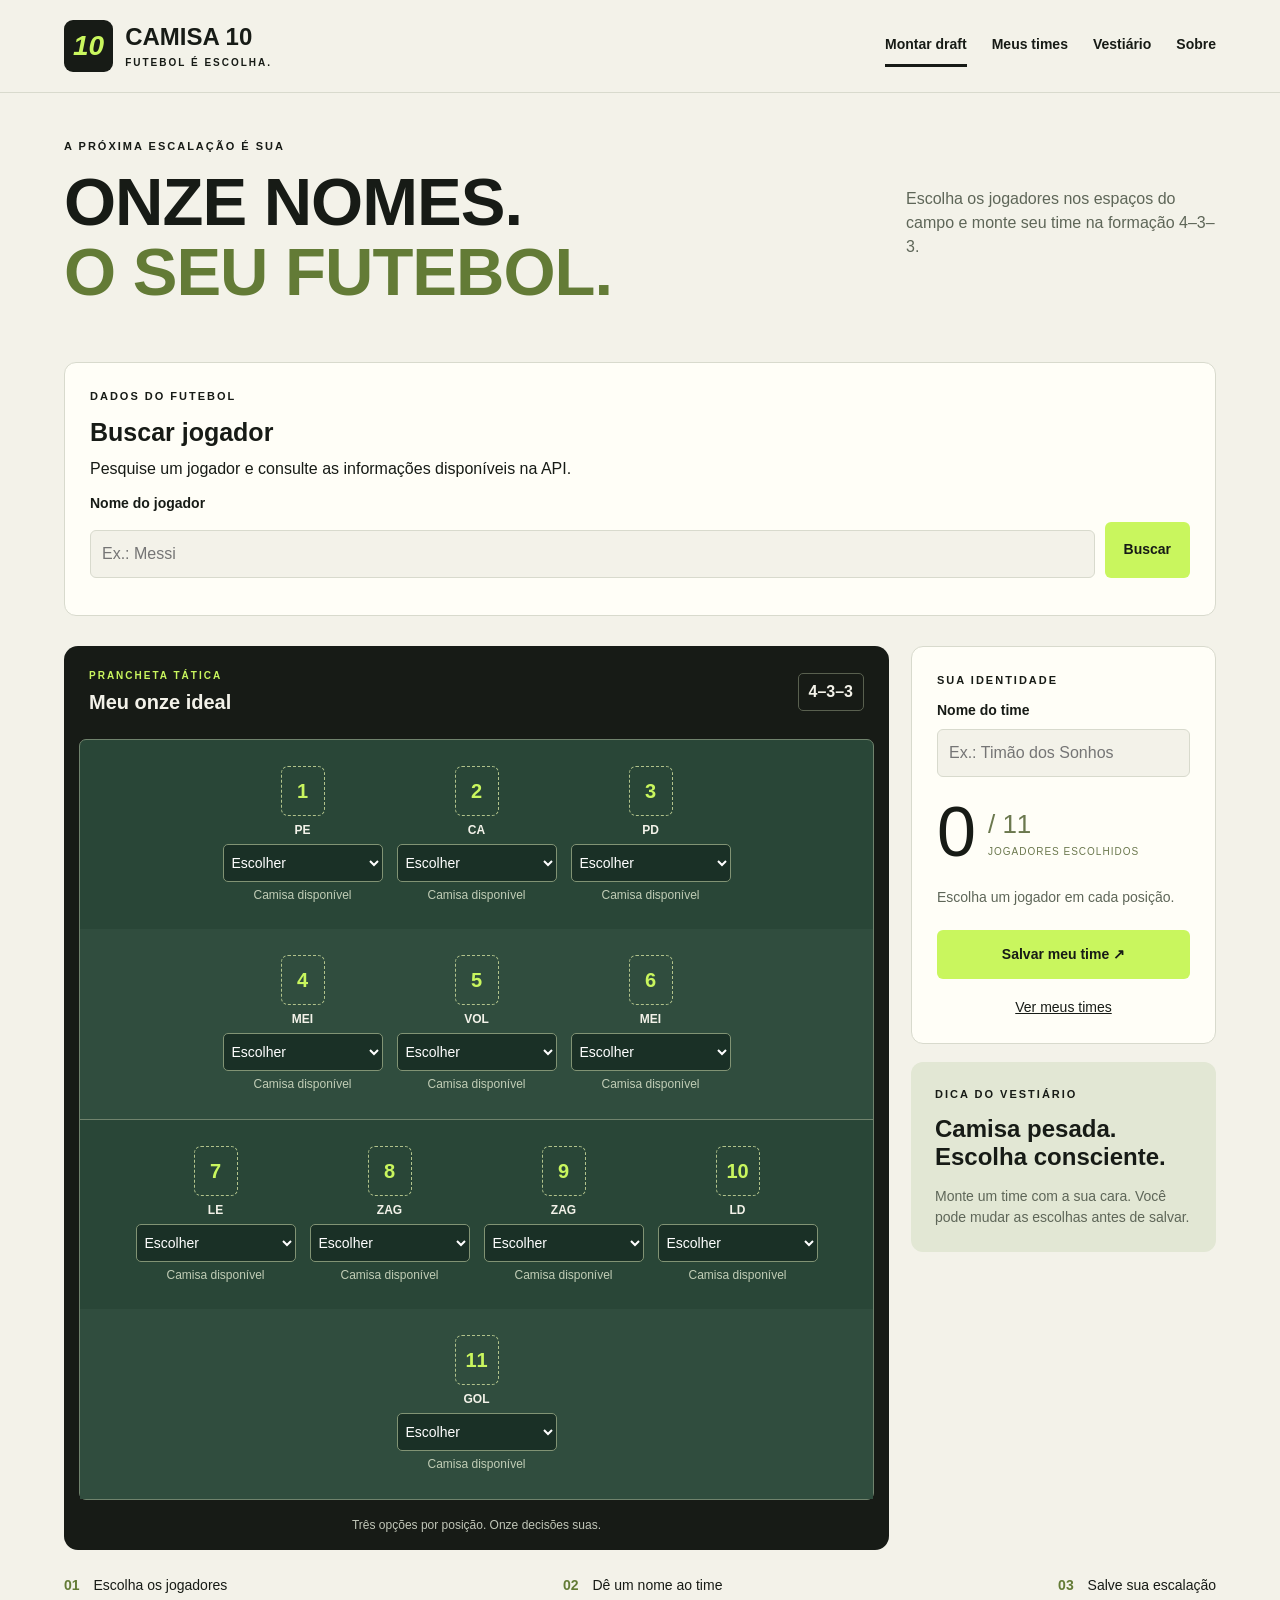
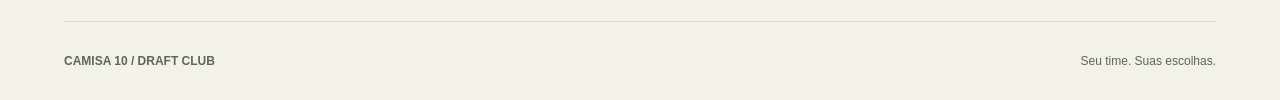
<file: index.html>
<!DOCTYPE html>
<html lang="pt-BR">
<head>
  <meta charset="UTF-8">
  <meta name="viewport" content="width=device-width, initial-scale=1.0">
  <title>Monte seu onze · Camisa 10</title>
  <link rel="stylesheet" href="css/style.css">
  <link rel="icon" href="img/icone.svg">
  <script src="js/script.js" defer></script>
</head>
<body>
<header class="cabecalho">
  <a class="marca" href="index.html"><span class="marca-numero">10</span><span>CAMISA 10<small>FUTEBOL É ESCOLHA.</small></span></a>
  <nav aria-label="Menu principal">
    <a class="atual" aria-current="page" href="index.html">Montar draft</a>
    <a href="php/listar.php">Meus times</a>
    <a href="pages/vestiario.html">Vestiário</a>
    <a href="pages/sobre.html">Sobre</a>
  </nav>
</header>
<main>
<section class="abertura">
  <div><p class="etiqueta">A PRÓXIMA ESCALAÇÃO É SUA</p><h1>Onze nomes.<br><em>O seu futebol.</em></h1></div>
  <p class="descricao">Escolha os jogadores nos espaços do campo e monte seu time na formação 4–3–3.</p>
</section>
<section class="busca-api cartao" aria-labelledby="titulo-busca">
  <p class="etiqueta">DADOS DO FUTEBOL</p>
  <h2 id="titulo-busca">Buscar jogador</h2>
  <p>Pesquise um jogador e consulte as informações disponíveis na API.</p>
  <form id="form-busca-jogador">
    <label for="nome-jogador-api">Nome do jogador</label>
    <div class="linha-busca"><input type="text" id="nome-jogador-api" placeholder="Ex.: Messi" required><button type="submit" class="botao principal">Buscar</button></div>
  </form>
  <p id="mensagem-api" class="aviso" role="status" aria-live="polite"></p>
  <div id="resultado-api" class="resultado-api"></div>
</section>
<form action="php/salvar.php" method="post" class="montagem">
  <section class="prancheta" aria-label="Campo e jogadores">
    <div class="topo-campo"><div><p class="etiqueta">PRANCHETA TÁTICA</p><h2 id="nome-no-campo">Meu onze ideal</h2></div><span class="esquema">4–3–3</span></div>
    <div class="campo">
      <div class="linha linha-0">
        <div class="posicao">
          <span class="numero">1</span>
          <label for="ponta_esquerda">PE</label>
          <select class="jogador" id="ponta_esquerda" name="ponta_esquerda" aria-label="Ponta esquerda" required>
            <option value="">Escolher</option>
            <option value="Vini Jr.">Vini Jr.</option>
            <option value="Neymar">Neymar</option>
            <option value="Rafael Leão">Rafael Leão</option>
          </select>
          <span class="nome-jogador">Camisa disponível</span>
        </div>
        <div class="posicao">
          <span class="numero">2</span>
          <label for="centroavante">CA</label>
          <select class="jogador" id="centroavante" name="centroavante" aria-label="Centroavante" required>
            <option value="">Escolher</option>
            <option value="Haaland">Haaland</option>
            <option value="Harry Kane">Harry Kane</option>
            <option value="Lautaro Martínez">Lautaro Martínez</option>
          </select>
          <span class="nome-jogador">Camisa disponível</span>
        </div>
        <div class="posicao">
          <span class="numero">3</span>
          <label for="ponta_direita">PD</label>
          <select class="jogador" id="ponta_direita" name="ponta_direita" aria-label="Ponta direita" required>
            <option value="">Escolher</option>
            <option value="Salah">Salah</option>
            <option value="Saka">Saka</option>
            <option value="Raphinha">Raphinha</option>
          </select>
          <span class="nome-jogador">Camisa disponível</span>
        </div>
      </div>
      <div class="linha linha-1">
        <div class="posicao">
          <span class="numero">4</span>
          <label for="meia_esquerda">MEI</label>
          <select class="jogador" id="meia_esquerda" name="meia_esquerda" aria-label="Meia pela esquerda" required>
            <option value="">Escolher</option>
            <option value="Bellingham">Bellingham</option>
            <option value="Pedri">Pedri</option>
            <option value="Musiala">Musiala</option>
          </select>
          <span class="nome-jogador">Camisa disponível</span>
        </div>
        <div class="posicao">
          <span class="numero">5</span>
          <label for="volante">VOL</label>
          <select class="jogador" id="volante" name="volante" aria-label="Volante" required>
            <option value="">Escolher</option>
            <option value="Rodri">Rodri</option>
            <option value="Casemiro">Casemiro</option>
            <option value="Declan Rice">Declan Rice</option>
          </select>
          <span class="nome-jogador">Camisa disponível</span>
        </div>
        <div class="posicao">
          <span class="numero">6</span>
          <label for="meia_direita">MEI</label>
          <select class="jogador" id="meia_direita" name="meia_direita" aria-label="Meia pela direita" required>
            <option value="">Escolher</option>
            <option value="De Bruyne">De Bruyne</option>
            <option value="Bruno Fernandes">Bruno Fernandes</option>
            <option value="Valverde">Valverde</option>
          </select>
          <span class="nome-jogador">Camisa disponível</span>
        </div>
      </div>
      <div class="linha linha-2">
        <div class="posicao">
          <span class="numero">7</span>
          <label for="lateral_esquerdo">LE</label>
          <select class="jogador" id="lateral_esquerdo" name="lateral_esquerdo" aria-label="Lateral esquerdo" required>
            <option value="">Escolher</option>
            <option value="Theo Hernández">Theo Hernández</option>
            <option value="Alphonso Davies">Alphonso Davies</option>
            <option value="Robertson">Robertson</option>
          </select>
          <span class="nome-jogador">Camisa disponível</span>
        </div>
        <div class="posicao">
          <span class="numero">8</span>
          <label for="zagueiro_esquerdo">ZAG</label>
          <select class="jogador" id="zagueiro_esquerdo" name="zagueiro_esquerdo" aria-label="Zagueiro pela esquerda" required>
            <option value="">Escolher</option>
            <option value="Van Dijk">Van Dijk</option>
            <option value="Gabriel Magalhães">Gabriel Magalhães</option>
            <option value="Bastoni">Bastoni</option>
          </select>
          <span class="nome-jogador">Camisa disponível</span>
        </div>
        <div class="posicao">
          <span class="numero">9</span>
          <label for="zagueiro_direito">ZAG</label>
          <select class="jogador" id="zagueiro_direito" name="zagueiro_direito" aria-label="Zagueiro pela direita" required>
            <option value="">Escolher</option>
            <option value="Marquinhos">Marquinhos</option>
            <option value="Rúben Dias">Rúben Dias</option>
            <option value="Saliba">Saliba</option>
          </select>
          <span class="nome-jogador">Camisa disponível</span>
        </div>
        <div class="posicao">
          <span class="numero">10</span>
          <label for="lateral_direito">LD</label>
          <select class="jogador" id="lateral_direito" name="lateral_direito" aria-label="Lateral direito" required>
            <option value="">Escolher</option>
            <option value="Hakimi">Hakimi</option>
            <option value="Carvajal">Carvajal</option>
            <option value="Alexander-Arnold">Alexander-Arnold</option>
          </select>
          <span class="nome-jogador">Camisa disponível</span>
        </div>
      </div>
      <div class="linha linha-3">
        <div class="posicao">
          <span class="numero">11</span>
          <label for="goleiro">GOL</label>
          <select class="jogador" id="goleiro" name="goleiro" aria-label="Goleiro" required>
            <option value="">Escolher</option>
            <option value="Alisson">Alisson</option>
            <option value="Ederson">Ederson</option>
            <option value="Courtois">Courtois</option>
          </select>
          <span class="nome-jogador">Camisa disponível</span>
        </div>
      </div>
    </div>
    <p class="base-campo">Três opções por posição. Onze decisões suas.</p>
  </section>
  <aside class="painel">
    <section class="cartao">
      <p class="etiqueta">SUA IDENTIDADE</p>
      <label for="nome">Nome do time</label>
      <input type="text" id="nome" name="nome" maxlength="60" placeholder="Ex.: Timão dos Sonhos" value="" required>
      <div class="placar"><span id="quantidade">0</span><span>/ 11<small>JOGADORES ESCOLHIDOS</small></span></div>
      <p class="aviso" id="situacao">Escolha um jogador em cada posição.</p>
      <button type="submit" class="botao principal">Salvar meu time ↗</button>
      <a class="link-painel" href="php/listar.php">Ver meus times</a>
    </section>
    <section class="dica"><p class="etiqueta">DICA DO VESTIÁRIO</p><h2>Camisa pesada.<br>Escolha consciente.</h2><p>Monte um time com a sua cara. Você pode mudar as escolhas antes de salvar.</p></section>
  </aside>
</form>
<section class="passos"><p><b>01</b> Escolha os jogadores</p><p><b>02</b> Dê um nome ao time</p><p><b>03</b> Salve sua escalação</p></section></main>
<footer><strong>CAMISA 10 / DRAFT CLUB</strong><span>Seu time. Suas escolhas.</span></footer>
</body>
</html>
</file>
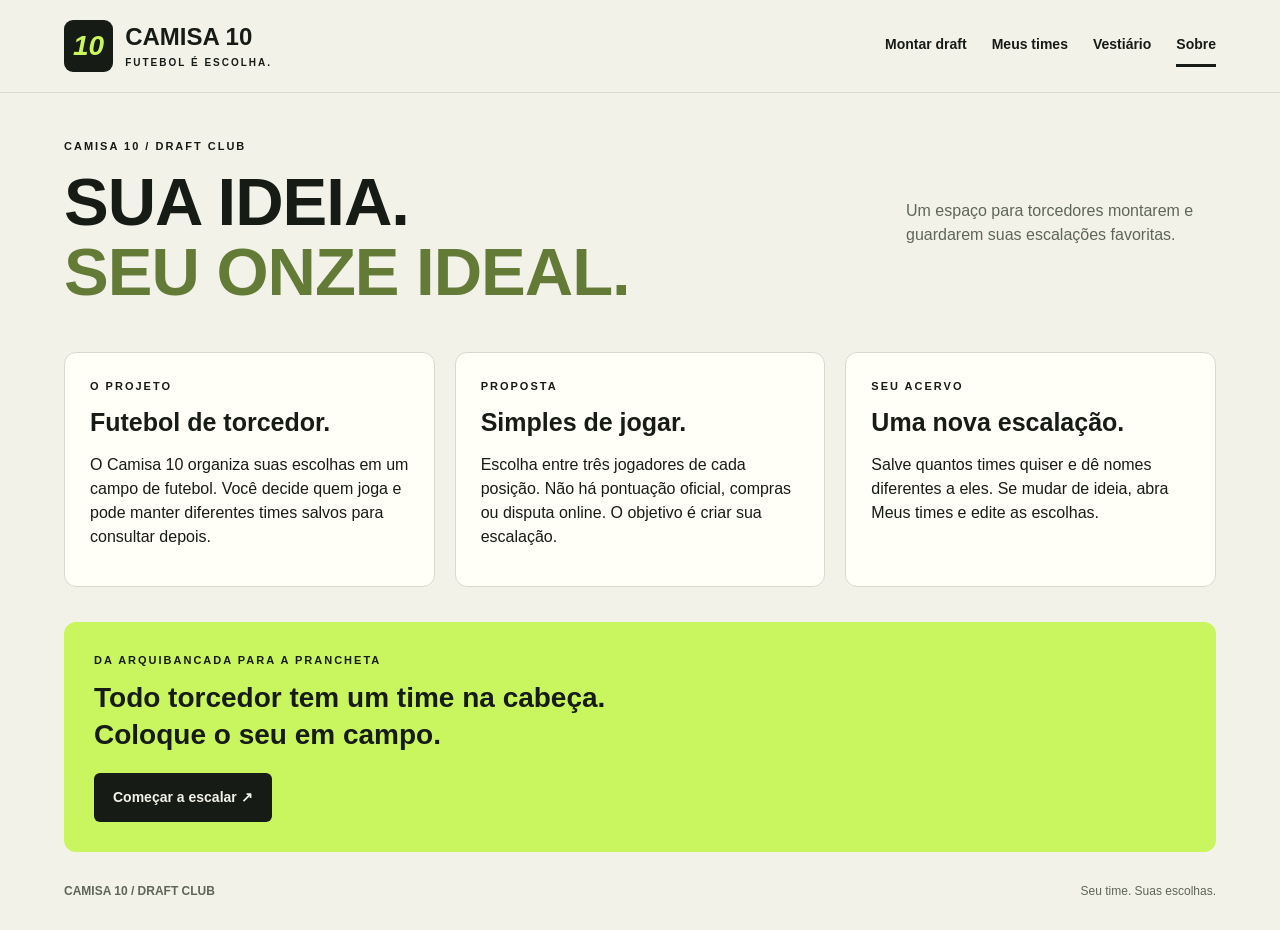
<file: pages/sobre.html>
<!DOCTYPE html>
<html lang="pt-BR">
<head>
  <meta charset="UTF-8">
  <meta name="viewport" content="width=device-width, initial-scale=1.0">
  <title>Sobre · Camisa 10</title>
  <link rel="stylesheet" href="../css/style.css">
  <link rel="icon" href="../img/icone.svg">
  <script src="../js/script.js" defer></script>
</head>
<body>
<header class="cabecalho">
  <a class="marca" href="../index.html"><span class="marca-numero">10</span><span>CAMISA 10<small>FUTEBOL É ESCOLHA.</small></span></a>
  <nav aria-label="Menu principal">
    <a href="../index.html">Montar draft</a>
    <a href="../php/listar.php">Meus times</a>
    <a href="../pages/vestiario.html">Vestiário</a>
    <a class="atual" aria-current="page" href="../pages/sobre.html">Sobre</a>
  </nav>
</header>
<main>
<section class="abertura">
  <div><p class="etiqueta">CAMISA 10 / DRAFT CLUB</p><h1>Sua ideia.<br><em>Seu onze ideal.</em></h1></div>
  <p class="descricao">Um espaço para torcedores montarem e guardarem suas escalações favoritas.</p>
</section>
<section class="cartoes">
<article class="cartao"><p class="etiqueta">O PROJETO</p><h2>Futebol de torcedor.</h2><p>O Camisa 10 organiza suas escolhas em um campo de futebol. Você decide quem joga e pode manter diferentes times salvos para consultar depois.</p></article>
<article class="cartao"><p class="etiqueta">PROPOSTA</p><h2>Simples de jogar.</h2><p>Escolha entre três jogadores de cada posição. Não há pontuação oficial, compras ou disputa online. O objetivo é criar sua escalação.</p></article>
<article class="cartao"><p class="etiqueta">SEU ACERVO</p><h2>Uma nova escalação.</h2><p>Salve quantos times quiser e dê nomes diferentes a eles. Se mudar de ideia, abra Meus times e edite as escolhas.</p></article>
</section><section class="faixa"><p class="etiqueta">DA ARQUIBANCADA PARA A PRANCHETA</p><h2>Todo torcedor tem um time na cabeça.<br>Coloque o seu em campo.</h2><a class="botao escuro" href="../index.html">Começar a escalar ↗</a></section>
</main>
<footer><strong>CAMISA 10 / DRAFT CLUB</strong><span>Seu time. Suas escolhas.</span></footer>
</body>
</html>
</file>
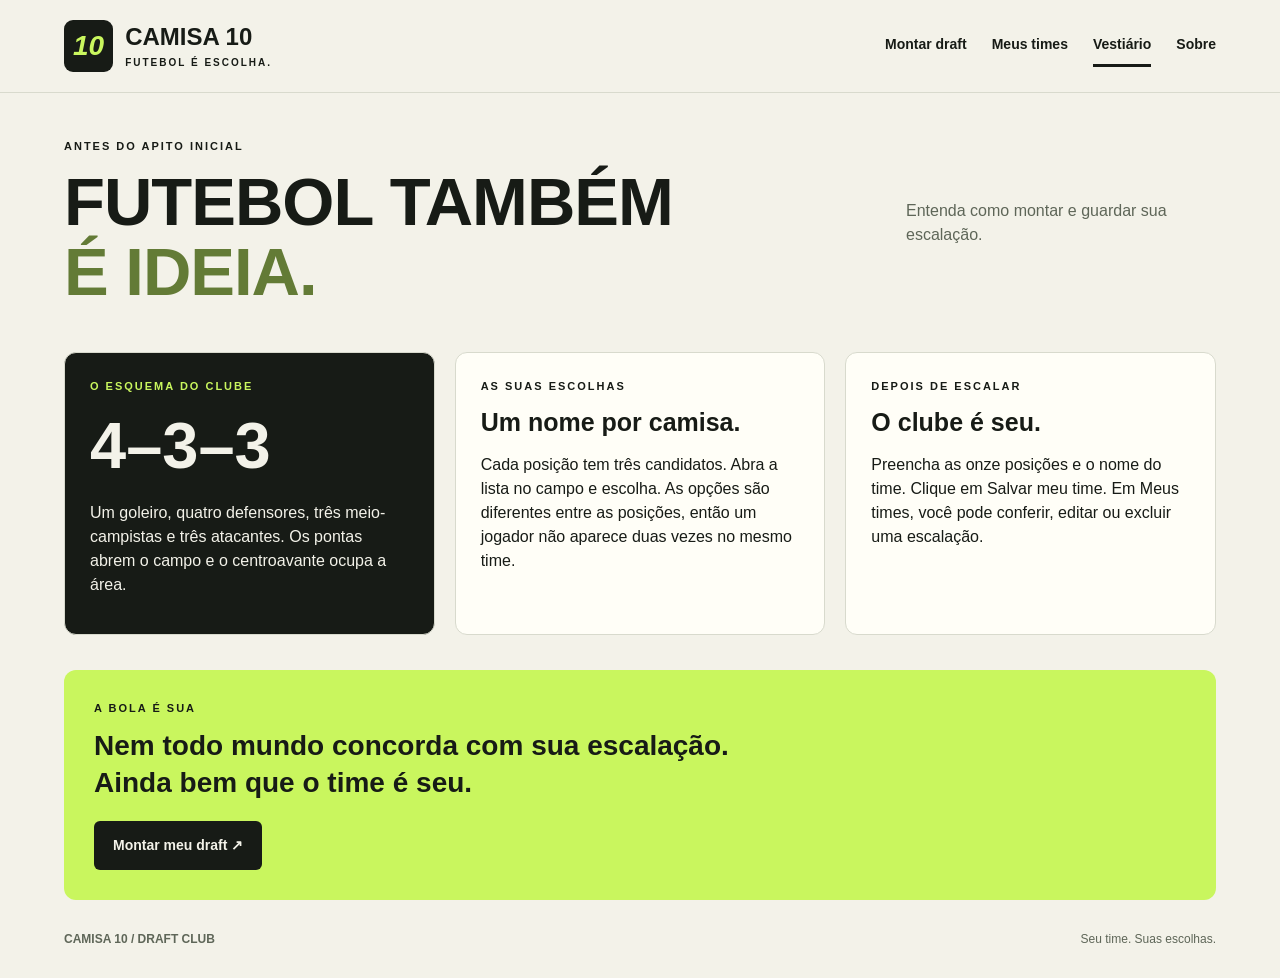
<file: pages/vestiario.html>
<!DOCTYPE html>
<html lang="pt-BR">
<head>
  <meta charset="UTF-8">
  <meta name="viewport" content="width=device-width, initial-scale=1.0">
  <title>Vestiário · Camisa 10</title>
  <link rel="stylesheet" href="../css/style.css">
  <link rel="icon" href="../img/icone.svg">
  <script src="../js/script.js" defer></script>
</head>
<body>
<header class="cabecalho">
  <a class="marca" href="../index.html"><span class="marca-numero">10</span><span>CAMISA 10<small>FUTEBOL É ESCOLHA.</small></span></a>
  <nav aria-label="Menu principal">
    <a href="../index.html">Montar draft</a>
    <a href="../php/listar.php">Meus times</a>
    <a class="atual" aria-current="page" href="../pages/vestiario.html">Vestiário</a>
    <a href="../pages/sobre.html">Sobre</a>
  </nav>
</header>
<main>
<section class="abertura">
  <div><p class="etiqueta">ANTES DO APITO INICIAL</p><h1>Futebol também<br><em>é ideia.</em></h1></div>
  <p class="descricao">Entenda como montar e guardar sua escalação.</p>
</section>
<section class="cartoes">
<article class="cartao escuro"><p class="etiqueta">O ESQUEMA DO CLUBE</p><h2 class="grande">4–3–3</h2><p>Um goleiro, quatro defensores, três meio-campistas e três atacantes. Os pontas abrem o campo e o centroavante ocupa a área.</p></article>
<article class="cartao"><p class="etiqueta">AS SUAS ESCOLHAS</p><h2>Um nome por camisa.</h2><p>Cada posição tem três candidatos. Abra a lista no campo e escolha. As opções são diferentes entre as posições, então um jogador não aparece duas vezes no mesmo time.</p></article>
<article class="cartao"><p class="etiqueta">DEPOIS DE ESCALAR</p><h2>O clube é seu.</h2><p>Preencha as onze posições e o nome do time. Clique em Salvar meu time. Em Meus times, você pode conferir, editar ou excluir uma escalação.</p></article>
</section>
<section class="faixa"><p class="etiqueta">A BOLA É SUA</p><h2>Nem todo mundo concorda com sua escalação.<br>Ainda bem que o time é seu.</h2><a class="botao escuro" href="../index.html">Montar meu draft ↗</a></section>
</main>
<footer><strong>CAMISA 10 / DRAFT CLUB</strong><span>Seu time. Suas escolhas.</span></footer>
</body>
</html>
</file>
<file: css/style.css>
/* Identidade visual. Variáveis, Flexbox e media queries: seção 3 da apostila. */
:root {
  --papel: #f3f2e9;
  --tinta: #171b16;
  --verde: #c9f65e;
  --gramado: #294637;
  --borda: #d8dacd;
  --cinza: #5e6658;
}
* { box-sizing: border-box; }
body {
  margin: 0;
  font-family: Arial, Helvetica, sans-serif;
  font-size: 16px;
  line-height: 1.5;
  color: var(--tinta);
  background-color: var(--papel);
}
a { color: inherit; text-decoration: none; }
button, input, select { font: inherit; }
button { cursor: pointer; }
a:focus-visible, button:focus-visible, input:focus-visible, select:focus-visible {
  outline: 3px solid #819b46;
  outline-offset: 3px;
}
h1, h2, p { margin: 0; }
.cabecalho {
  padding: 20px 5%;
  border-bottom: 1px solid var(--borda);
  display: flex;
  flex-direction: column;
  gap: 20px;
}
.marca { display: flex; align-items: center; gap: 12px; font-size: 24px; font-weight: bold; line-height: 1; }
.marca-numero { background-color: var(--tinta); color: var(--verde); padding: 12px 9px; border-radius: 9px; font-size: 28px; font-style: italic; }
.marca small { display: block; font-size: 10px; letter-spacing: 2px; margin-top: 9px; }
nav { display: flex; justify-content: space-between; flex-wrap: wrap; gap: 12px; }
nav a { font-size: 14px; font-weight: bold; padding: 9px 0; border-bottom: 3px solid transparent; }
nav a:hover, nav .atual { border-bottom-color: var(--tinta); }
main { max-width: 1450px; margin: auto; padding: 0 5%; }
.abertura { display: flex; flex-direction: column; gap: 20px; padding: 35px 0; }
.etiqueta { font-size: 11px; letter-spacing: 2px; font-weight: bold; margin-bottom: 12px; }
h1 { font-family: Impact, 'Arial Narrow', Arial, sans-serif; text-transform: uppercase; font-size: 48px; line-height: 1.05; letter-spacing: -1px; }
h1 em { font-style: normal; color: #637b36; }
.descricao { color: var(--cinza); max-width: 310px; font-size: 16px; }
.montagem { display: flex; flex-direction: column; gap: 22px; }
.prancheta { background-color: var(--tinta); color: var(--papel); border-radius: 14px; overflow: hidden; min-width: 0; }
.topo-campo { display: flex; align-items: center; justify-content: space-between; gap: 15px; padding: 20px 15px; }
.topo-campo .etiqueta { color: var(--verde); font-size: 10px; margin-bottom: 4px; }
.topo-campo h2 { font-size: 20px; overflow-wrap: anywhere; }
.esquema { padding: 6px 10px; border: 1px solid #59604f; border-radius: 5px; font-weight: bold; white-space: nowrap; }
.campo { margin: 0 8px; background-color: var(--gramado); border: 1px solid #70836d; border-radius: 7px; }
.linha { display: flex; justify-content: center; align-items: flex-start; gap: 5px; padding: 23px 5px; }
.linha-1, .linha-3 { background-color: #304d3e; }
.linha-1 { border-bottom: 1px solid #70836d; }
.posicao { flex: 1; min-width: 0; max-width: 160px; text-align: center; }
.numero { display: block; width: 36px; margin: 0 auto 5px; padding: 7px 0; border: 1px dashed #b1c28b; border-radius: 7px; color: var(--verde); font-weight: bold; font-size: 20px; }
.posicao label { display: block; font-size: 12px; font-weight: bold; margin-bottom: 5px; }
.posicao select { width: 100%; min-width: 0; padding: 7px 2px; font-size: 11px; border: 1px solid #819374; background-color: #1a3026; color: white; border-radius: 5px; }
.nome-jogador { display: block; font-size: 10px; line-height: 1.3; margin-top: 6px; color: #c1cdb6; overflow-wrap: anywhere; }
.escalado { color: var(--verde); font-weight: bold; }
.base-campo { text-align: center; color: #c1c6b8; padding: 16px; font-size: 12px; }
.painel { display: flex; flex-direction: column; gap: 18px; }
.cartao { background-color: #fffef7; border: 1px solid var(--borda); padding: 25px; border-radius: 12px; }
.cartao h2 { font-size: 25px; line-height: 1.2; margin-bottom: 16px; }
.cartao p { margin-bottom: 12px; }
.cartao label { display: block; font-size: 14px; font-weight: bold; }
.cartao input { width: 100%; padding: 11px; margin-top: 8px; border: 1px solid var(--borda); border-radius: 6px; background-color: var(--papel); }
.placar { display: flex; align-items: center; gap: 12px; padding: 20px 0; }
.placar > span:first-child { font-family: Impact, Arial, sans-serif; font-size: 70px; line-height: 1; }
.placar > span:last-child { font-size: 26px; color: #6b784e; }
.placar small { display: block; font-size: 10px; letter-spacing: 1px; }
.aviso { color: var(--cinza); font-size: 14px; }
.botao { display: inline-block; text-align: center; font-size: 14px; font-weight: bold; border: 1px solid transparent; padding: 13px 18px; border-radius: 6px; }
.principal { background-color: var(--verde); color: var(--tinta); width: 100%; margin-top: 10px; }
.botao:hover { background-color: #b4d985; color: var(--tinta); }
.link-painel { display: block; text-align: center; text-decoration: underline; font-size: 14px; margin-top: 18px; }
.dica { padding: 24px; background-color: #e2e7d4; border-radius: 12px; }
.dica h2 { font-size: 24px; line-height: 1.2; margin-bottom: 14px; }
.dica > p:last-child { color: var(--cinza); font-size: 14px; }
.passos { display: flex; flex-direction: column; gap: 12px; padding: 25px 0; border-bottom: 1px solid var(--borda); font-size: 14px; }
.passos b { color: #637b36; margin-right: 10px; }
footer { display: flex; flex-direction: column; gap: 10px; padding: 30px 5%; font-size: 12px; color: var(--cinza); }
.cartoes { display: flex; flex-direction: column; gap: 20px; }
.escuro { background-color: var(--tinta); color: var(--papel); }
.escuro .etiqueta { color: var(--verde); }
.cartao .grande { font-family: Impact, Arial, sans-serif; font-size: 65px; }
.faixa { background-color: var(--verde); padding: 30px; border-radius: 12px; margin-top: 35px; }
.faixa h2 { font-size: 28px; line-height: 1.3; margin-bottom: 20px; }
.lista-times { display: flex; flex-wrap: wrap; gap: 22px; }
.time-salvo { width: 100%; min-width: 0; }
.time-salvo h2 { overflow-wrap: anywhere; }
.time-salvo ul { list-style: none; padding: 0; margin: 20px 0; }
.time-salvo li { font-size: 14px; padding: 6px 0; border-bottom: 1px solid var(--borda); }
.time-salvo li span { color: var(--cinza); display: inline-block; width: 42px; font-size: 12px; }
.acoes { display: flex; flex-wrap: wrap; gap: 12px; align-items: center; margin-top: 20px; }
.secundario { border-color: var(--borda); background-color: transparent; }
.perigo { background-color: #8d3d32; color: white; }
.mensagem { max-width: 700px; margin: 45px auto; }
.mensagem p { margin: 15px 0; }
/* Mobile first: a base é para celular; as regras abaixo ampliam o layout. */
@media (min-width: 768px) {
  .cabecalho { flex-direction: row; justify-content: space-between; align-items: center; }
  nav { gap: 25px; }
  .abertura { flex-direction: row; justify-content: space-between; align-items: center; padding: 45px 0; }
  h1 { font-size: 67px; }
  .linha { padding: 26px 15px; gap: 14px; }
  .posicao select { font-size: 14px; padding: 9px 4px; }
  .nome-jogador { font-size: 12px; }
  .numero { width: 44px; padding: 9px 0; }
  .painel { flex-direction: row; }
  .painel > section { flex: 1; }
  .passos, footer { flex-direction: row; justify-content: space-between; }
  .cartoes { flex-direction: row; }
  .cartoes > article { flex: 1; }
  .time-salvo { width: 47%; }
}
@media (min-width: 1100px) {
  .montagem { flex-direction: row; align-items: flex-start; }
  .prancheta { flex: 1; }
  .painel { width: 305px; flex-direction: column; }
  .topo-campo { padding: 22px 25px; }
  .campo { margin: 0 15px; }
  .time-salvo { width: 31%; }
}


/* Busca de jogadores usando API pública. */
.busca-api { margin: 10px 0 30px; }
.busca-api h2 { font-size: 25px; margin-bottom: 10px; }
.busca-api > p { margin-bottom: 12px; }
.busca-api label { display: block; font-size: 14px; font-weight: bold; }
.linha-busca { display: flex; flex-wrap: wrap; gap: 10px; margin-top: 8px; }
.linha-busca input { flex: 1; min-width: 180px; padding: 11px; border: 1px solid var(--borda); border-radius: 6px; background: var(--papel); }
.linha-busca .botao { width: auto; margin-top: 0; }
.resultado-api { display: grid; grid-template-columns: repeat(auto-fit, minmax(200px, 1fr)); gap: 12px; }
.item-resultado { padding: 14px; border: 1px solid var(--borda); border-radius: 8px; background: var(--papel); }
.item-resultado h3 { font-size: 17px; margin-bottom: 6px; }
.item-resultado p { font-size: 13px; color: var(--cinza); }
</file>
